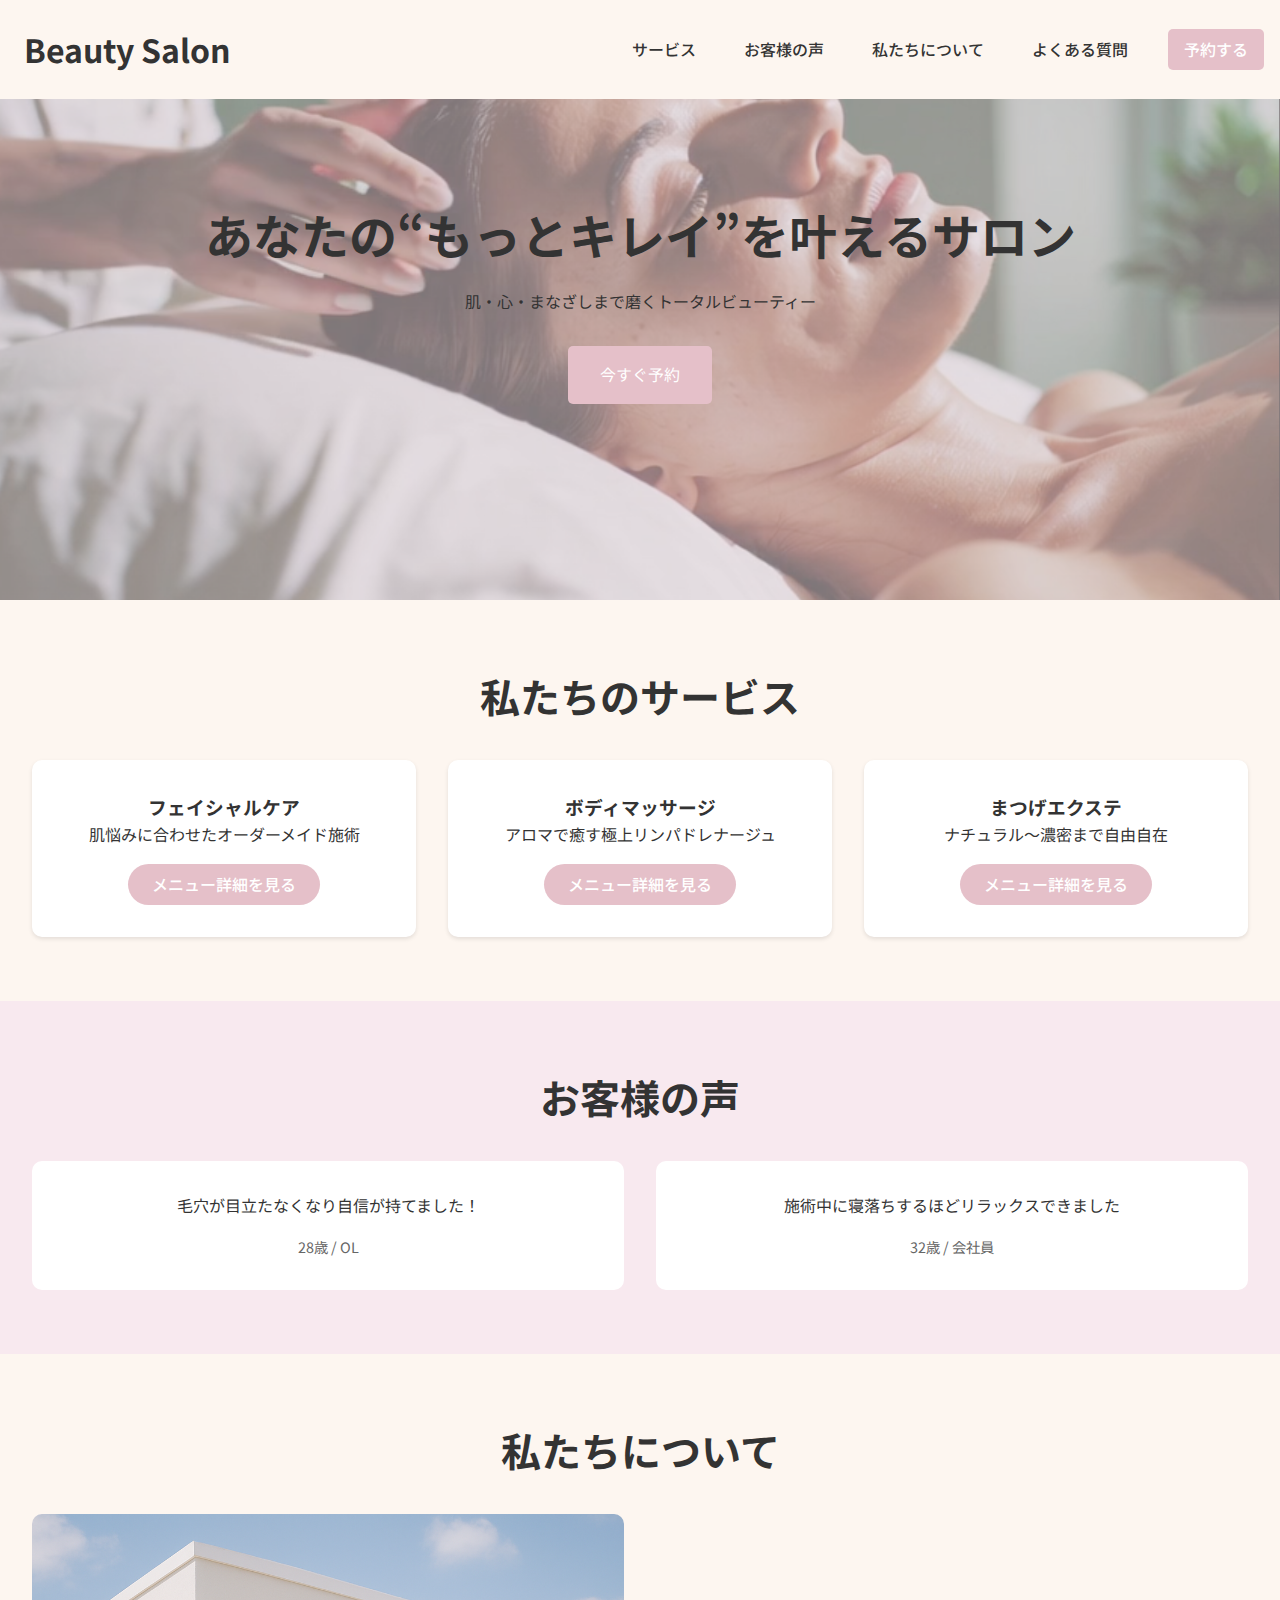
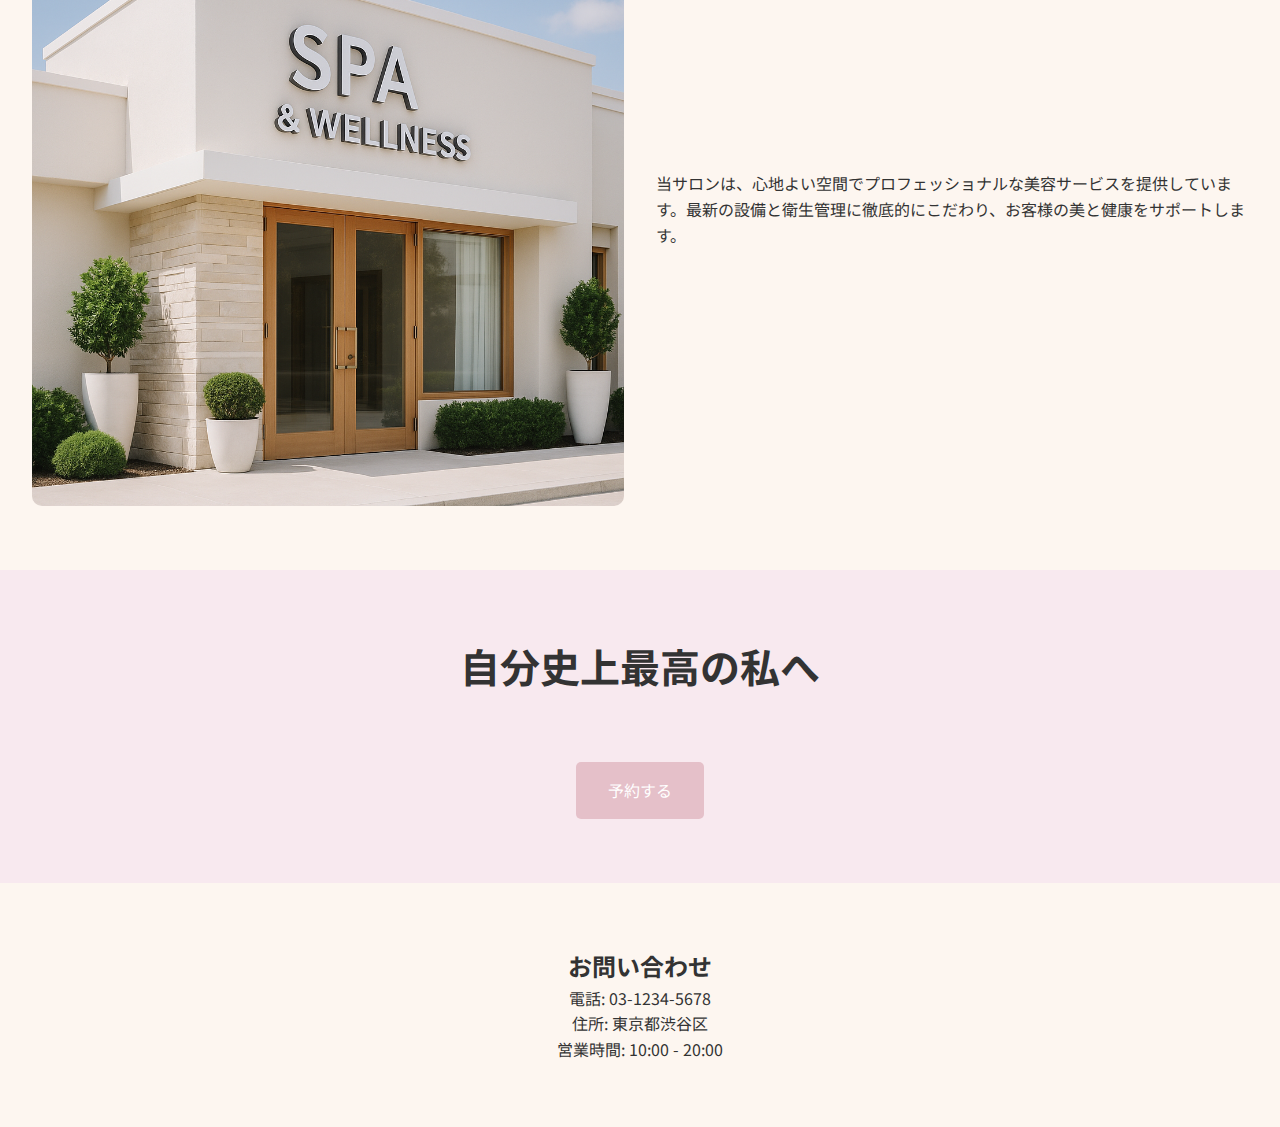
<file: index.html>
<!DOCTYPE html>
<html lang="ja">
<head>
    <meta charset="UTF-8">
    <meta name="viewport" content="width=device-width, initial-scale=1.0">
    <title>ビューティーサロン</title>
    <link rel="preconnect" href="https://fonts.googleapis.com">
    <link rel="preconnect" href="https://fonts.gstatic.com" crossorigin>
    <link href="https://fonts.googleapis.com/css2?family=Noto+Sans+JP:wght@400;500;700&display=swap" rel="stylesheet">
    <link rel="stylesheet" href="style.css">
</head>
<body>
    <header>
        <nav>
            <div class="menu-toggle">
                <span></span>
                <span></span>
                <span></span>
            </div>
            <a href="index.html" class="logo">
                <h1>Beauty Salon</h1>
            </a>
            <ul class="nav-links">
                <li><a href="#services">サービス</a></li>
                <li><a href="#testimonials">お客様の声</a></li>
                <li><a href="index.html#about">私たちについて</a></li>
                <li><a href="faq.html">よくある質問</a></li>
                <li><a href="#contact" class="nav-cta">予約する</a></li>
            </ul>
        </nav>
    </header>

    <main>
        <!-- Hero Section -->
        <section id="hero">
            <div class="hero-content">
                <h2>あなたの“もっとキレイ”を叶えるサロン</h2>
                <p>肌・心・まなざしまで磨くトータルビューティー</p>
                <a href="#contact" class="cta-button">今すぐ予約</a>
            </div>
        </section>

        <!-- Services Section -->
        <section id="services">
            <h2>私たちのサービス</h2>
            <div class="services-grid">
                <div class="service-card">
                    <h3>フェイシャルケア</h3>
                    <p>肌悩みに合わせたオーダーメイド施術</p>
                    <a href="menu.html#facial" class="detail-button">メニュー詳細を見る</a>
                </div>
                <div class="service-card">
                    <h3>ボディマッサージ</h3>
                    <p>アロマで癒す極上リンパドレナージュ</p>
                    <a href="menu.html#massage" class="detail-button">メニュー詳細を見る</a>
                </div>
                <div class="service-card">
                    <h3>まつげエクステ</h3>
                    <p>ナチュラル～濃密まで自由自在</p>
                    <a href="menu.html#eyelash" class="detail-button">メニュー詳細を見る</a>
                </div>
            </div>
        </section>

        <!-- Testimonials Section -->
        <section id="testimonials">
            <h2>お客様の声</h2>
            <div class="testimonials-grid">
                <div class="testimonial">
                    <p>毛穴が目立たなくなり自信が持てました！</p>
                    <span class="author">28歳 / OL</span>
                </div>
                <div class="testimonial">
                    <p>施術中に寝落ちするほどリラックスできました</p>
                    <span class="author">32歳 / 会社員</span>
                </div>
            </div>
        </section>

        <!-- About Section -->
        <section id="about">
            <h2>私たちについて</h2>
            <div class="about-content">
                <img src="images/salon.png" alt="サロンの外観" class="salon-image">
                <div class="about-text">
                    <p>当サロンは、心地よい空間でプロフェッショナルな美容サービスを提供しています。最新の設備と衛生管理に徹底的にこだわり、お客様の美と健康をサポートします。</p>
                </div>
            </div>
        </section>

        <!-- Final CTA Section -->
        <section id="final-cta">
            <div class="cta-content">
                <h2>自分史上最高の私へ</h2>
                <a href="#contact" class="cta-button">予約する</a>
            </div>
        </section>
    </main>

    <footer id="contact">
        <div class="contact-info">
            <h2>お問い合わせ</h2>
            <p>電話: 03-1234-5678</p>
            <p>住所: 東京都渋谷区</p>
            <p>営業時間: 10:00 - 20:00</p>
        </div>
    </footer>
    <script src="script.js"></script>
</body>
</html>
</file>
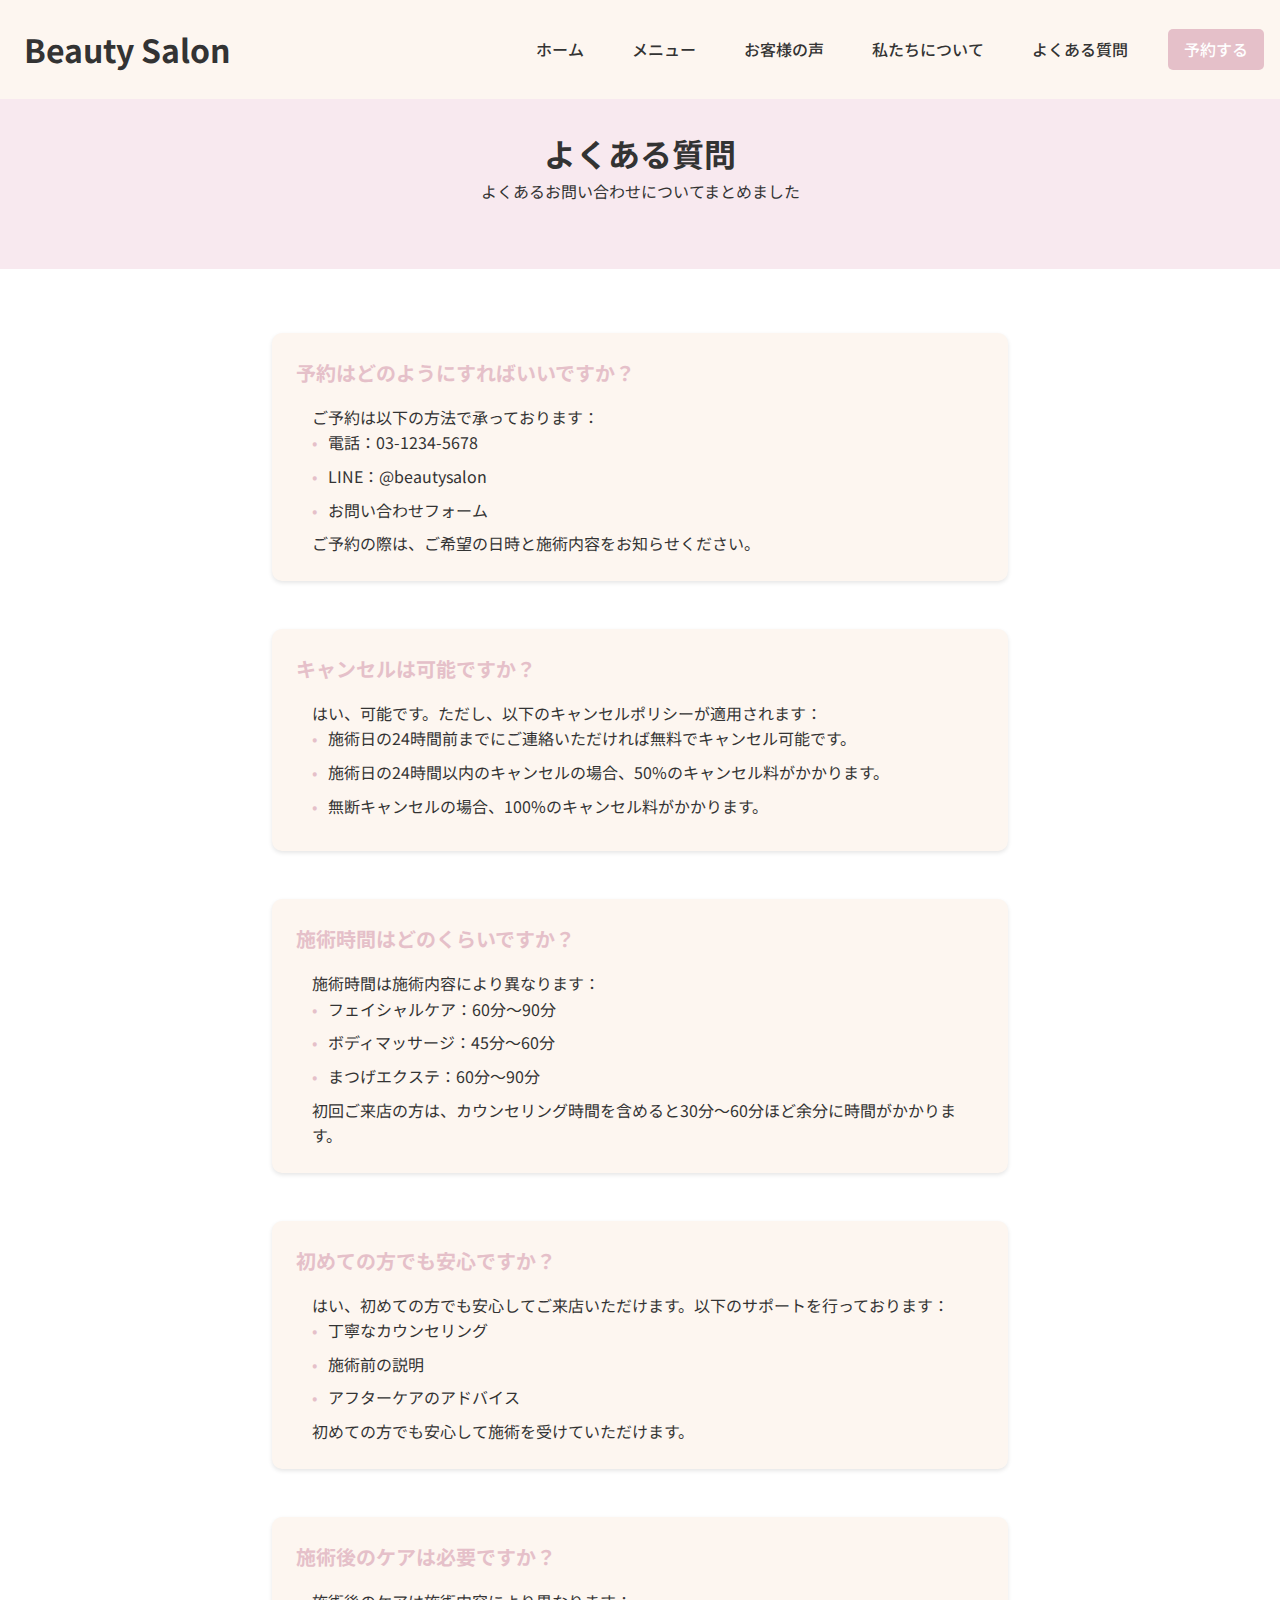
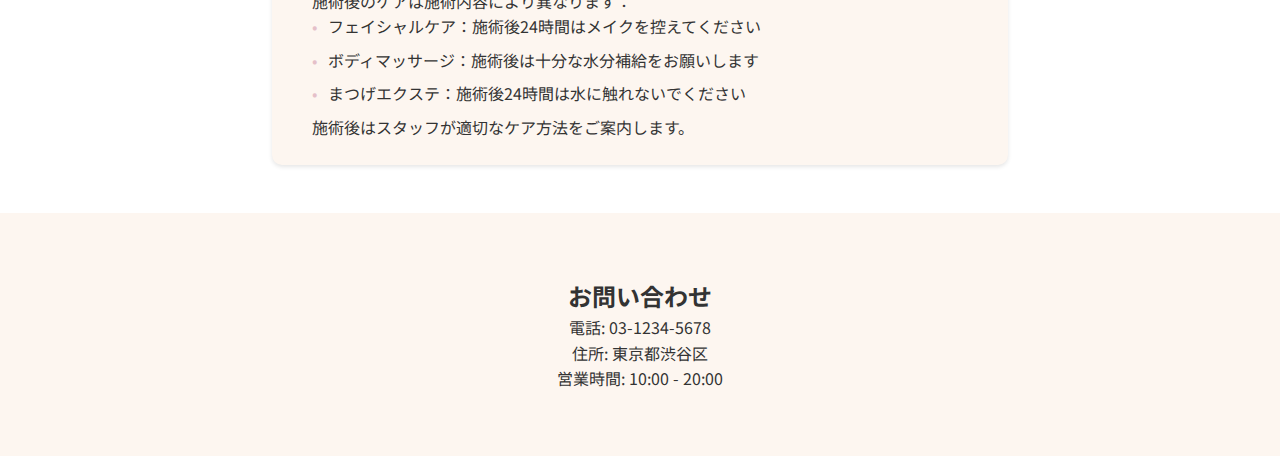
<file: faq.html>
<!DOCTYPE html>
<html lang="ja">
<head>
    <meta charset="UTF-8">
    <meta name="viewport" content="width=device-width, initial-scale=1.0">
    <title>よくある質問 | ビューティーサロン</title>
    <link rel="preconnect" href="https://fonts.googleapis.com">
    <link rel="preconnect" href="https://fonts.gstatic.com" crossorigin>
    <link href="https://fonts.googleapis.com/css2?family=Noto+Sans+JP:wght@400;500;700&display=swap" rel="stylesheet">
    <link rel="stylesheet" href="style.css">
</head>
<body>
    <header>
        <nav>
            <div class="menu-toggle">
                <span></span>
                <span></span>
                <span></span>
            </div>
            <a href="index.html" class="logo">
                <h1>Beauty Salon</h1>
            </a>
            <ul class="nav-links">
                <li><a href="index.html">ホーム</a></li>
                <li><a href="menu.html">メニュー</a></li>
                <li><a href="index.html#testimonials">お客様の声</a></li>
                <li><a href="index.html#about">私たちについて</a></li>
                <li><a href="faq.html">よくある質問</a></li>
                <li><a href="index.html#contact" class="nav-cta">予約する</a></li>
            </ul>
        </nav>
    </header>

    <main>
        <section class="faq-hero">
            <h1>よくある質問</h1>
            <p>よくあるお問い合わせについてまとめました</p>
        </section>

        <section class="faq-content">
            <div class="faq-item">
                <h3>予約はどのようにすればいいですか？</h3>
                <div class="faq-answer">
                    <p>ご予約は以下の方法で承っております：</p>
                    <ul>
                        <li>電話：03-1234-5678</li>
                        <li>LINE：@beautysalon</li>
                        <li>お問い合わせフォーム</li>
                    </ul>
                    <p>ご予約の際は、ご希望の日時と施術内容をお知らせください。</p>
                </div>
            </div>

            <div class="faq-item">
                <h3>キャンセルは可能ですか？</h3>
                <div class="faq-answer">
                    <p>はい、可能です。ただし、以下のキャンセルポリシーが適用されます：</p>
                    <ul>
                        <li>施術日の24時間前までにご連絡いただければ無料でキャンセル可能です。</li>
                        <li>施術日の24時間以内のキャンセルの場合、50%のキャンセル料がかかります。</li>
                        <li>無断キャンセルの場合、100%のキャンセル料がかかります。</li>
                    </ul>
                </div>
            </div>

            <div class="faq-item">
                <h3>施術時間はどのくらいですか？</h3>
                <div class="faq-answer">
                    <p>施術時間は施術内容により異なります：</p>
                    <ul>
                        <li>フェイシャルケア：60分〜90分</li>
                        <li>ボディマッサージ：45分〜60分</li>
                        <li>まつげエクステ：60分〜90分</li>
                    </ul>
                    <p>初回ご来店の方は、カウンセリング時間を含めると30分〜60分ほど余分に時間がかかります。</p>
                </div>
            </div>

            <div class="faq-item">
                <h3>初めての方でも安心ですか？</h3>
                <div class="faq-answer">
                    <p>はい、初めての方でも安心してご来店いただけます。以下のサポートを行っております：</p>
                    <ul>
                        <li>丁寧なカウンセリング</li>
                        <li>施術前の説明</li>
                        <li>アフターケアのアドバイス</li>
                    </ul>
                    <p>初めての方でも安心して施術を受けていただけます。</p>
                </div>
            </div>

            <div class="faq-item">
                <h3>施術後のケアは必要ですか？</h3>
                <div class="faq-answer">
                    <p>施術後のケアは施術内容により異なります：</p>
                    <ul>
                        <li>フェイシャルケア：施術後24時間はメイクを控えてください</li>
                        <li>ボディマッサージ：施術後は十分な水分補給をお願いします</li>
                        <li>まつげエクステ：施術後24時間は水に触れないでください</li>
                    </ul>
                    <p>施術後はスタッフが適切なケア方法をご案内します。</p>
                </div>
            </div>
        </section>
    </main>

    <footer id="contact">
        <div class="contact-info">
            <h2>お問い合わせ</h2>
            <p>電話: 03-1234-5678</p>
            <p>住所: 東京都渋谷区</p>
            <p>営業時間: 10:00 - 20:00</p>
        </div>
    </footer>
    <script src="script.js"></script>
</body>
</html>
</file>
<file: style.css>
/* リセットスタイルと基本設定 */
* {
    margin: 0;
    padding: 0;
    box-sizing: border-box;
}

body {
    font-family: 'Noto Sans JP', sans-serif;
    line-height: 1.6;
    color: #333;
}

/* ナビゲーション */
nav {
    background-color: #FDF6F0;
    padding: 1rem;
    display: flex;
    justify-content: space-between;
    align-items: center;
    position: fixed;
    width: 100%;
    top: 0;
    z-index: 1000;
}

.logo {
    text-decoration: none;
    color: inherit;
    display: flex;
    align-items: center;
}

.logo h1 {
    margin: 0;
    color: #333;
    font-weight: 700;
    transition: color 0.3s;
}

.logo:hover h1 {
    color: #E5C0C9;
}

.menu-toggle {
    display: none;
    flex-direction: column;
    justify-content: space-between;
    width: 30px;
    height: 21px;
    cursor: pointer;
}

.menu-toggle span {
    display: block;
    width: 100%;
    height: 3px;
    background-color: #333;
    transition: all 0.3s ease;
}

.nav-links {
    display: flex;
    list-style: none;
    gap: 2rem;
}

.nav-links.active {
    display: flex;
    flex-direction: column;
    position: absolute;
    top: 100%;
    left: 0;
    width: 100%;
    background-color: #FDF6F0;
    padding: 1rem;
    gap: 1rem;
}

.nav-links.active li {
    width: 100%;
    text-align: center;
}

nav a {
    text-decoration: none;
    color: #333;
    font-weight: 500;
    padding: 0.5rem;
    display: block;
    position: relative;
}

nav a::after {
    content: '';
    position: absolute;
    width: 0;
    height: 2px;
    bottom: 0;
    left: 0;
    background-color: #E5C0C9;
    transition: width 0.3s ease;
}

nav a:hover::after {
    width: 100%;
}

/* Ensure the CTA button doesn't get the underline */
.nav-cta::after {
    display: none;
}

.nav-cta {
    background-color: #E5C0C9;
    color: white;
    padding: 0.5rem 1rem;
    border-radius: 5px;
    transition: all 0.3s ease;
}

.nav-cta:hover {
    background-color: #d8aebd;
    transform: translateY(-2px);
}

/* レスポンシブデザイン */
@media (max-width: 768px) {
    .menu-toggle {
        display: flex;
    }

    .nav-links {
        display: none;
    }

    .nav-links.active {
        display: flex;
    }
}

/* ヒーローセクション */
#hero {
    height: 600px;
    background-image: url(images/hero.png);
    background-size: cover;
    background-position: center;
    position: relative;
    display: flex;
    align-items: center;
    justify-content: center;
    text-align: center;
    padding: 2rem;
}

#hero::before {
    content: '';
    position: absolute;
    top: 0;
    left: 0;
    right: 0;
    bottom: 0;
    background-color: rgba(248, 233, 239, 0.5);
    z-index: 1;
}

.hero-content {
    position: relative;
    z-index: 2;
}

.hero-content h2 {
    font-size: clamp(2rem, 5vw, 3rem);
    margin-bottom: 1rem;
}

.cta-button {
    display: inline-block;
    padding: 1rem 2rem;
    background-color: #E5C0C9;
    color: white;
    text-decoration: none;
    border-radius: 5px;
    margin-top: 2rem;
    transition: background-color 0.3s;
}

.cta-button:hover {
    background-color: #d8aebd;
}

/* サービスセクション */
#services {
    padding: 4rem 2rem;
    background-color: #FDF6F0;
}

.services-grid {
    display: grid;
    grid-template-columns: repeat(auto-fit, minmax(250px, 1fr));
    gap: 2rem;
    margin-top: 2rem;
}

.service-card {
    background-color: white;
    padding: 2rem;
    border-radius: 10px;
    box-shadow: 0 2px 4px rgba(0,0,0,0.1);
    text-align: center;
}

.detail-button {
    display: inline-block;
    margin-top: 1rem;
    text-decoration: none;
    color: white;
    font-weight: 500;
    text-align: center;
    padding: 0.5rem 1.5rem;
    background-color: #E5C0C9;
    border-radius: 25px;
    transition: all 0.3s ease;
}

.detail-button:hover {
    background-color: #d8aebd;
    transform: translateY(-2px);
    box-shadow: 0 2px 5px rgba(0,0,0,0.1);
}

.service-link {
    display: block;
    margin-top: 1rem;
    text-decoration: none;
    color: #E5C0C9;
    font-weight: 500;
    transition: color 0.3s;
}

.service-link:hover {
color: #d8aebd;
}

/* Menu Page Styles */
.menu-hero {
background-color: #F8E9EF;
padding: 8rem 2rem 4rem;
text-align: center;
margin-bottom: 4rem;
}

.menu-section {
padding: 4rem 2rem;
background-color: #FDF6F0;
}

.menu-section h2 {
font-size: clamp(1.5rem, 4vw, 2rem);
color: #E5C0C9;
margin-bottom: 2rem;
text-align: center;
}

.menu-item {
background-color: white;
padding: 2rem;
border-radius: 10px;
box-shadow: 0 2px 4px rgba(0,0,0,0.1);
margin-bottom: 2rem;
}

.menu-item h3 {
color: #E5C0C9;
margin-bottom: 1rem;
}

.menu-item p {
color: #E5C0C9;
font-weight: bold;
margin-bottom: 1rem;
}

.menu-item ul {
list-style: none;
padding: 0;
}

.menu-item ul li {
margin-bottom: 0.5rem;
padding-left: 1rem;
position: relative;
}

.menu-item ul li::before {
content: '•';
color: #E5C0C9;
position: absolute;
left: 0;
}

.menu-grid {
display: grid;
grid-template-columns: repeat(auto-fit, minmax(300px, 1fr));
gap: 2rem;
margin-top: 2rem;
}

/* FAQ Page Styles */
.faq-hero {
background-color: #F8E9EF;
padding: 8rem 2rem 4rem;
text-align: center;
margin-bottom: 4rem;
}

.faq-content {
max-width: 800px;
margin: 0 auto;
padding: 0 2rem;
}

.faq-item {
margin-bottom: 3rem;
padding: 1.5rem;
background-color: #FDF6F0;
border-radius: 10px;
box-shadow: 0 2px 4px rgba(0,0,0,0.1);
}

.faq-item h3 {
color: #E5C0C9;
margin-bottom: 1rem;
font-size: 1.25rem;
}

.faq-answer {
margin-left: 1rem;
}

.faq-answer ul {
list-style: none;
padding: 0;
}

.faq-answer ul li {
margin-bottom: 0.5rem;
padding-left: 1rem;
position: relative;
}

.faq-answer ul li::before {
content: '•';
color: #E5C0C9;
position: absolute;
left: 0;
}

/* Responsive Design */
@media (max-width: 768px) {
.faq-item {
padding: 1rem;
}
    
.faq-answer {
margin-left: 0.5rem;
}
}

.menu-hero h1 {
font-size: clamp(2rem, 5vw, 3rem);
color: #333;
margin-bottom: 1rem;
}

.menu-hero p {
font-size: clamp(1rem, 3vw, 1.25rem);
color: #666;
}

/* Menu Sections */
.menu-section {
padding: 4rem 2rem;
background-color: #FDF6F0;
}

/* Mobile menu items */
.menu-item {
    background-color: white;
    padding: 2rem;
    border-radius: 10px;
    box-shadow: 0 2px 4px rgba(0,0,0,0.1);
    margin: 1rem;
}

.menu-item h3 {
    color: #E5C0C9;
    margin-bottom: 1rem;
}

.menu-item p {
    color: #E5C0C9;
    font-weight: bold;
    margin-bottom: 1rem;
}

.menu-item ul {
    list-style: none;
    padding: 0;
}

.menu-item ul li {
    margin-bottom: 0.5rem;
    padding-left: 1rem;
    position: relative;
}

.menu-item ul li::before {
    content: '•';
    color: #E5C0C9;
    position: absolute;
    left: 0;
}

.menu-item {
    background-color: white;
    padding: 2rem;
    border-radius: 10px;
    box-shadow: 0 2px 4px rgba(0,0,0,0.1);
    margin: 1rem;
}

/* Slick Slider Custom Styles */
.slick-slider {
    margin: 2rem 0;
}

.slick-dots {
    bottom: -25px;
}

.slick-dots li button:before {
    color: #E5C0C9;
}

.slick-dots li.slick-active button:before {
    color: #E5C0C9;
    opacity: 1;
}

.slick-prev,
.slick-next {
    font-size: 24px;
    color: #E5C0C9;
    z-index: 1;
}

.slick-prev {
    left: 10px;
}

.slick-next {
    right: 10px;
}

/* Mobile-specific styles */
@media (max-width: 768px) {
    .menu-grid {
        display: none;
    }
    
    .menu-slider {
        display: block;
    }
}

.menu-item h3 {
    color: #E5C0C9;
    margin-bottom: 1rem;
}

.menu-item p {
    color: #E5C0C9;
    font-weight: bold;
    margin-bottom: 1rem;
}

.menu-item ul {
    list-style: none;
    padding: 0;
}

.menu-item ul li {
    margin-bottom: 0.5rem;
    padding-left: 1rem;
    position: relative;
}

.menu-item .detail-button {
    display: inline-block;
    margin-top: 1rem;
    text-decoration: none;
    color: white;
    font-weight: 500;
    text-align: center;
    padding: 0.5rem 1.5rem;
    background-color: #E5C0C9;
    border-radius: 25px;
    transition: all 0.3s ease;
}

.menu-item .detail-button:hover {
    background-color: #d8aebd;
    transform: translateY(-2px);
    box-shadow: 0 2px 5px rgba(0,0,0,0.1);
}

.menu-item ul li::before {
    content: '•';
    color: #E5C0C9;
    position: absolute;
    left: 0;
}

.booking-section {
    padding: 4rem 2rem;
    background-color: #F8E9EF;
    text-align: center;
}

.booking-content ul {
    list-style: none;
    padding: 2rem;
    background-color: white;
    border-radius: 10px;
    margin-bottom: 2rem;
}

.booking-content li {
    margin-bottom: 1rem;
    color: #666;
}

/* テストモニアルセクション */
#testimonials {
    padding: 4rem 2rem;
    background-color: #F8E9EF;
}

.testimonials-grid {
    display: grid;
    grid-template-columns: repeat(auto-fit, minmax(300px, 1fr));
    gap: 2rem;
    margin-top: 2rem;
}

.testimonial {
    padding: 2rem;
    background-color: white;
    border-radius: 10px;
    text-align: center;
}

.author {
    display: block;
    margin-top: 1rem;
    color: #666;
    font-size: 0.9rem;
}

/* アバウトセクション */
#about {
    padding: 4rem 2rem;
    background-color: #FDF6F0;
}

.about-content {
    display: grid;
    grid-template-columns: 1fr 1fr;
    gap: 2rem;
    align-items: center;
}

@keyframes slideInLeft {
    from {
        transform: translateX(-100%);
        opacity: 0;
    }
    to {
        transform: translateX(0);
        opacity: 1;
    }
}

.salon-image {
    width: 100%;
    height: auto;
    border-radius: 10px;
    animation: slideInLeft 1.5s ease-out;
}

/* ファイナルCTAセクション */
#final-cta {
    padding: 4rem 2rem;
    background-color: #F8E9EF;
    text-align: center;
}

/* フッターセクション */
footer {
    padding: 4rem 2rem;
    background-color: #FDF6F0;
    text-align: center;
}

.contact-info {
    max-width: 600px;
    margin: 0 auto;
}

/* レスポンシブデザイン */
@media (max-width: 768px) {
    nav ul {
        display: none;
    }

    .about-content {
        grid-template-columns: 1fr;
    }

    .services-grid,
    .testimonials-grid {
        grid-template-columns: 1fr;
    }
}

/* 見出しのスタイリング */
section h2 {
    font-size: clamp(1.5rem, 5vw, 2.5rem);
    margin-bottom: 2rem;
    text-align: center;
}
</file>
